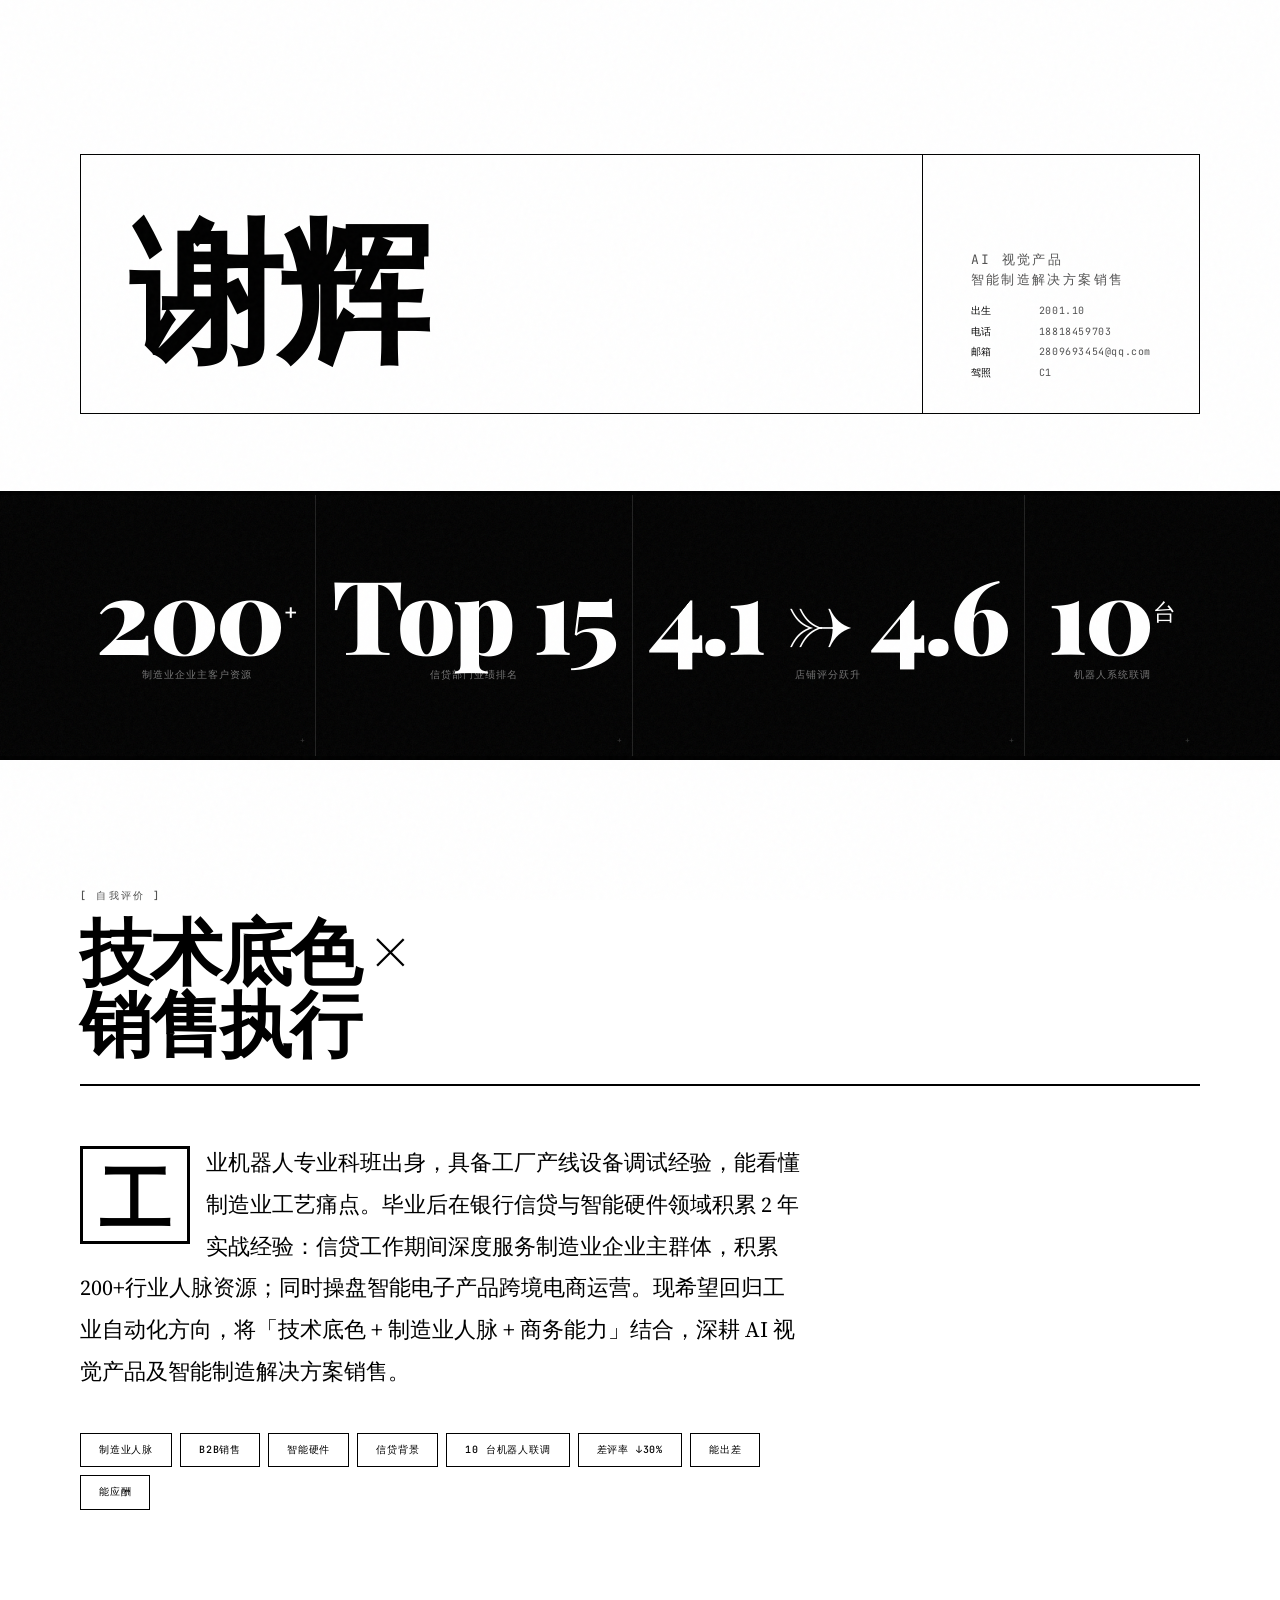
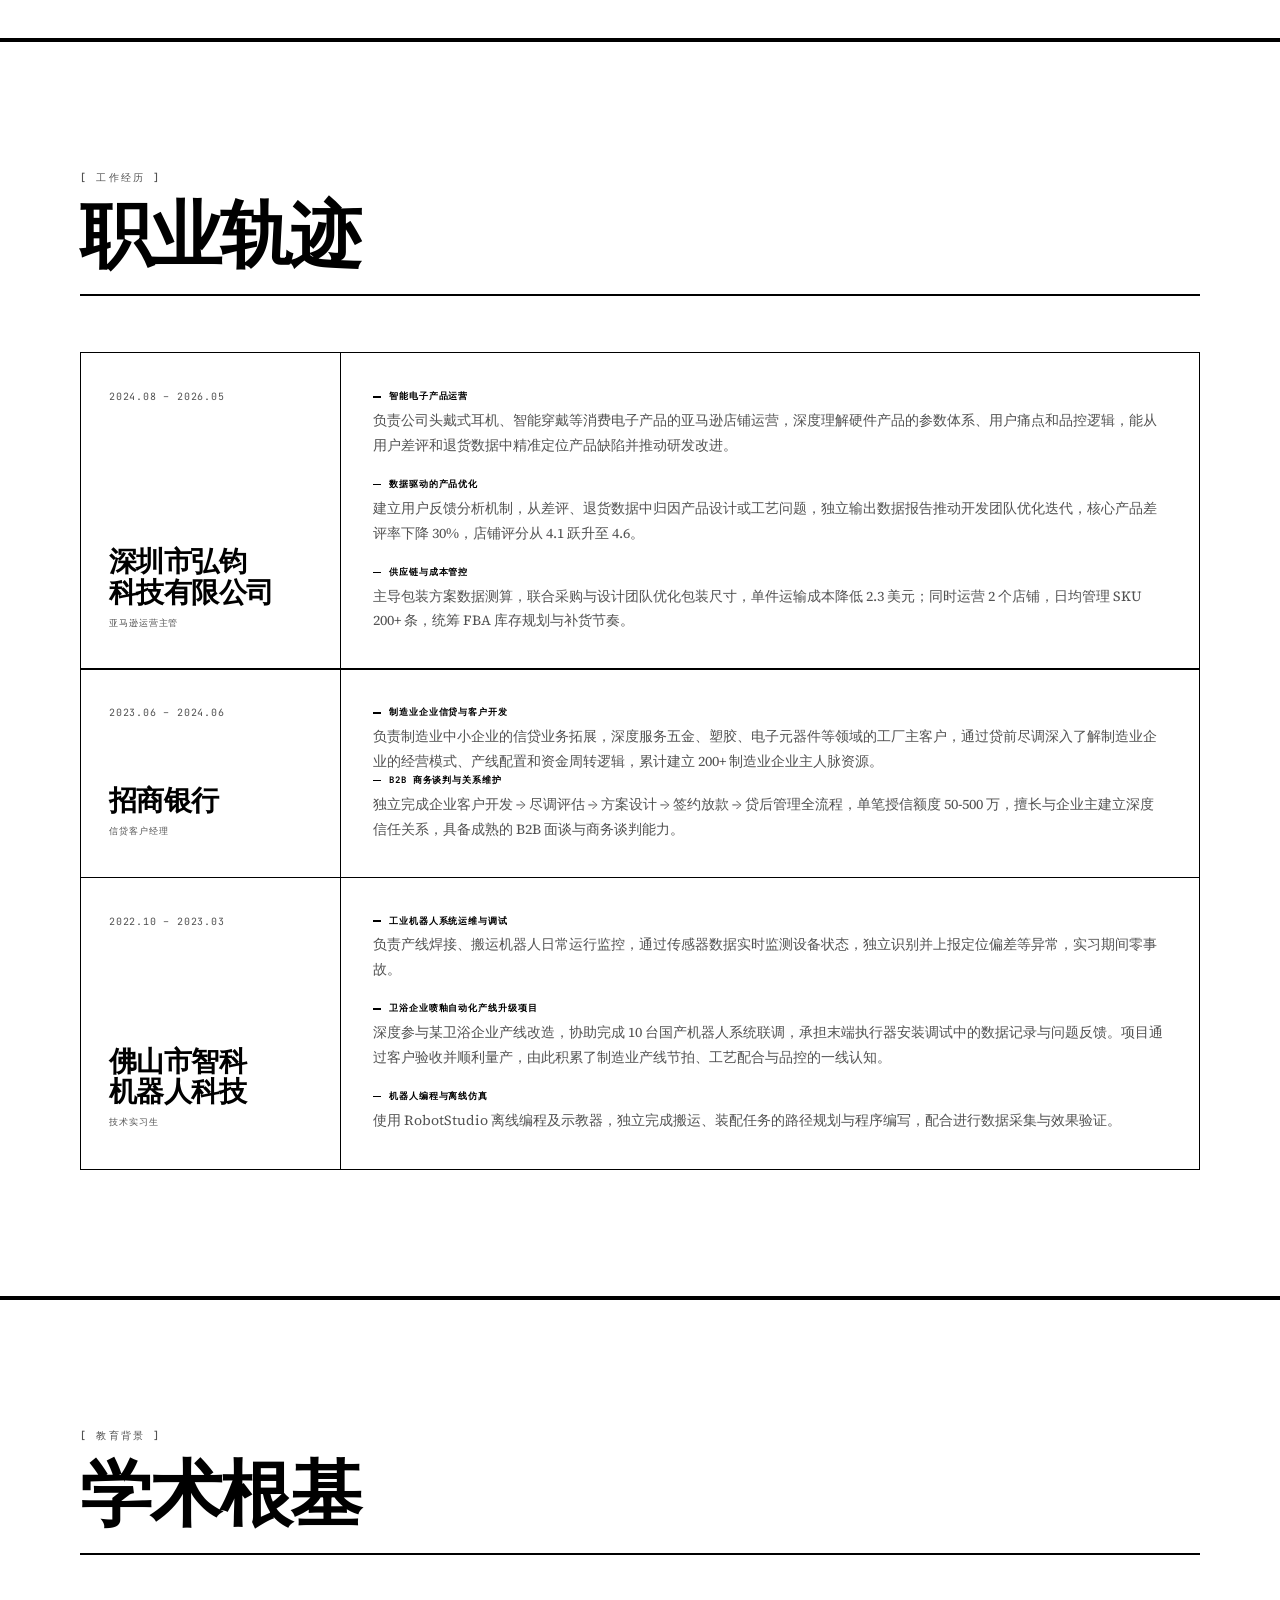
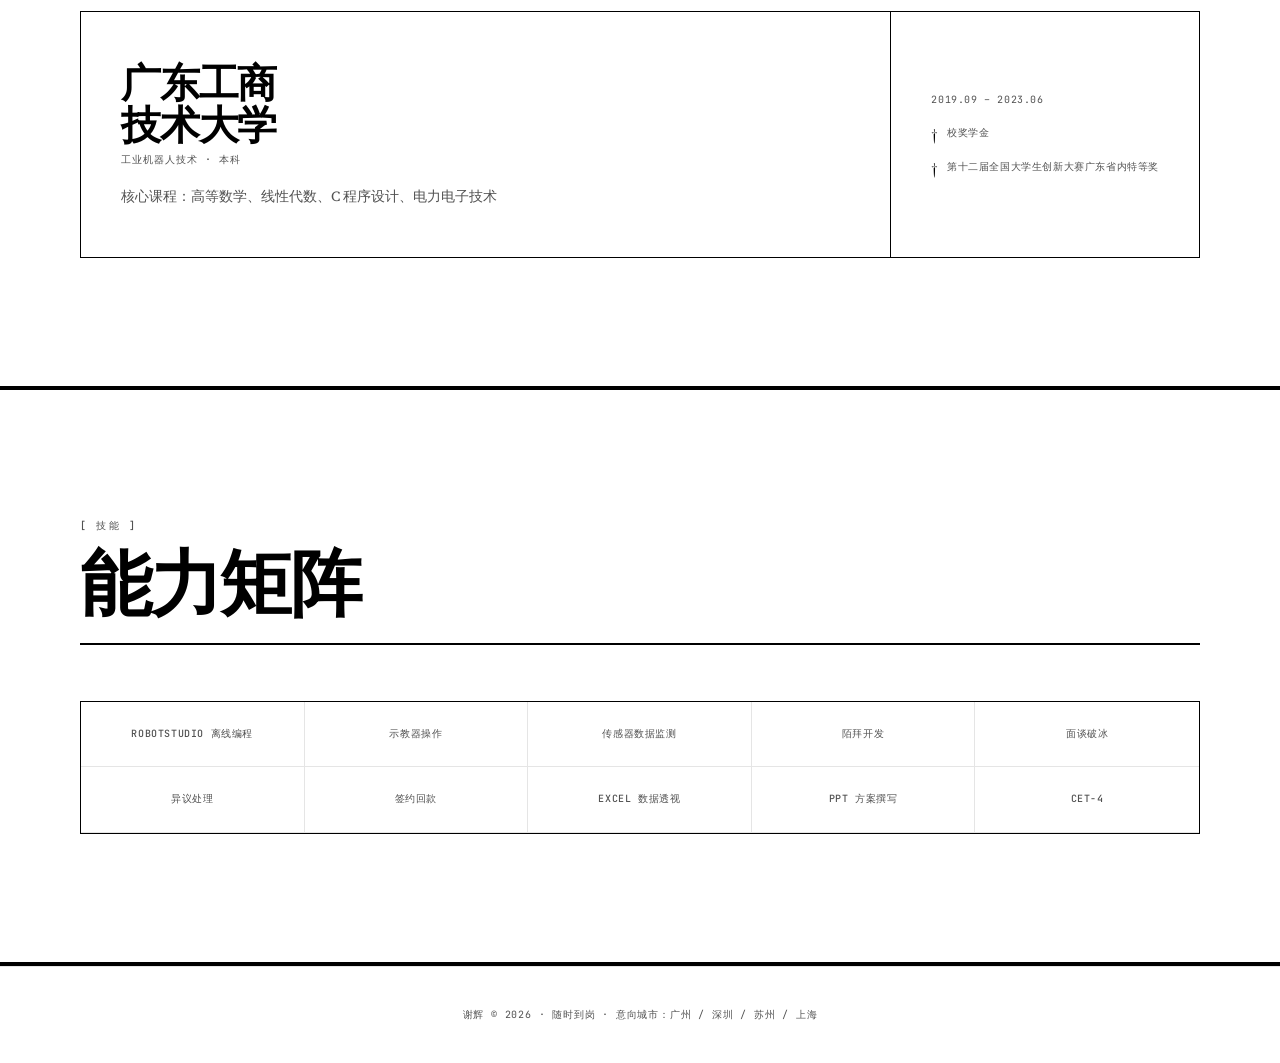
<file: index.html>
<!DOCTYPE html>
<html lang="zh-CN">
<head>
<meta charset="UTF-8">
<meta name="viewport" content="width=device-width, initial-scale=1.0">
<title>谢辉 — AI视觉产品 · 智能制造解决方案销售</title>
<meta name="description" content="谢辉 | 工业机器人专业，信贷+智能硬件+制造业人脉，专注AI视觉产品及智能制造解决方案销售">
<link rel="preconnect" href="https://fonts.googleapis.com">
<link rel="preconnect" href="https://fonts.gstatic.com" crossorigin>
<link href="https://fonts.googleapis.com/css2?family=JetBrains+Mono:ital,wght@0,400;0,500;0,700;1,400&family=Playfair+Display:ital,wght@0,400;0,700;0,900;1,400;1,700;1,900&family=Source+Serif+4:ital,opsz,wght@0,8..60,400;0,8..60,600;0,8..60,700;1,8..60,400;1,8..60,700&display=swap" rel="stylesheet">
<style>
:root {
  --bg:        #FFFFFF;
  --fg:        #000000;
  --muted:     #F5F5F5;
  --muted-fg:  #525252;
  --border-lt: #E5E5E5;

  --font-display: "Playfair Display", Georgia, serif;
  --font-body:    "Source Serif 4", Georgia, serif;
  --font-mono:    "JetBrains Mono", monospace;

  --max-w: 76rem;
}

*, *::before, *::after { margin: 0; padding: 0; box-sizing: border-box; }

html { scroll-behavior: auto; background: var(--bg); }

body {
  font-family: var(--font-body);
  font-size: 16px;
  color: var(--fg);
  background: var(--bg);
  line-height: 1.65;
  -webkit-font-smoothing: antialiased;
  position: relative;
}

body::after {
  content: '';
  position: fixed;
  inset: 0;
  z-index: 99999;
  pointer-events: none;
  background-image: url("data:image/svg+xml,%3Csvg viewBox='0 0 256 256' xmlns='http://www.w3.org/2000/svg'%3E%3Cfilter id='n'%3E%3CfeTurbulence type='fractalNoise' baseFrequency='0.75' numOctaves='4' stitchTiles='stitch'/%3E%3C/filter%3E%3Crect width='100%25' height='100%25' filter='url(%23n)'/%3E%3C/svg%3E");
  opacity: 0.025;
}

.section-rule {
  border: none;
  height: 4px;
  background: var(--fg);
  margin: 0;
}

.container {
  max-width: var(--max-w);
  margin: 0 auto;
  padding: 0 clamp(20px, 4vw, 48px);
}

/* ============================================================
   HERO
   ============================================================ */
.hero {
  padding: clamp(80px, 12vw, 160px) 0 clamp(40px, 6vw, 80px);
  position: relative;
}

.hero-grid {
  display: grid;
  grid-template-columns: 1fr;
  gap: 0;
  align-items: end;
  border: 1px solid var(--fg);
}

@media (min-width: 768px) {
  .hero-grid { grid-template-columns: 1fr auto; }
}

.hero-name-block {
  padding: clamp(32px, 6vw, 64px) clamp(24px, 4vw, 48px);
  border-bottom: 1px solid var(--fg);
}

@media (min-width: 768px) {
  .hero-name-block {
    border-bottom: none;
    border-right: 1px solid var(--fg);
  }
}

.hero-name {
  font-family: var(--font-display);
  font-size: clamp(64px, 12vw, 180px);
  font-weight: 900;
  line-height: 0.85;
  letter-spacing: -0.04em;
  color: var(--fg);
}

.hero-meta-block {
  padding: clamp(20px, 3vw, 32px) clamp(24px, 4vw, 48px);
  display: flex;
  flex-direction: column;
  gap: 12px;
}

.hero-subtitle {
  font-family: var(--font-mono);
  font-size: clamp(11px, 1.2vw, 13px);
  font-weight: 400;
  letter-spacing: 0.18em;
  text-transform: uppercase;
  color: var(--muted-fg);
  line-height: 1.6;
}

.hero-contact-list {
  list-style: none;
  display: flex;
  flex-direction: column;
  gap: 4px;
  font-family: var(--font-mono);
  font-size: 10px;
  color: var(--muted-fg);
  letter-spacing: 0.06em;
}

.hero-contact-list li {
  display: flex;
  gap: 8px;
}

.hero-contact-list .label {
  color: var(--fg);
  font-weight: 500;
  min-width: 60px;
}

/* ============================================================
   INVERTED STATS
   ============================================================ */
.stats-section {
  background: var(--fg);
  color: #fff;
  position: relative;
  -webkit-print-color-adjust: exact;
  print-color-adjust: exact;
}

.stats-section::before {
  content: '';
  position: absolute;
  inset: 0;
  pointer-events: none;
  background-image: url("data:image/svg+xml,%3Csvg viewBox='0 0 256 256' xmlns='http://www.w3.org/2000/svg'%3E%3Cfilter id='n'%3E%3CfeTurbulence type='fractalNoise' baseFrequency='0.75' numOctaves='3' stitchTiles='stitch'/%3E%3C/filter%3E%3Crect width='100%25' height='100%25' filter='url(%23n)'/%3E%3C/svg%3E");
  opacity: 0.04;
}

.stats-section .container { position: relative; z-index: 1; }

.stats-grid {
  display: grid;
  grid-template-columns: 1fr 1fr;
}

@media (min-width: 768px) {
  .stats-grid { grid-template-columns: 1fr 1fr 1fr 1fr; }
}

.stat-cell {
  text-align: center;
  padding: clamp(40px, 8vw, 72px) 16px;
  border-right: 1px solid rgba(255,255,255,0.12);
  border-bottom: 1px solid rgba(255,255,255,0.12);
  position: relative;
}

.stat-cell:nth-child(2n) { border-right: none; }
@media (min-width: 768px) {
  .stat-cell:nth-child(2n) { border-right: 1px solid rgba(255,255,255,0.12); }
  .stat-cell:nth-child(4n) { border-right: none; }
}

.stat-cell:nth-child(n+3) { border-bottom: none; }
@media (min-width: 768px) {
  .stat-cell { border-bottom: none; }
}

.stat-value {
  font-family: var(--font-display);
  font-size: clamp(48px, 8vw, 120px);
  font-weight: 900;
  line-height: 0.9;
  letter-spacing: -0.03em;
}

.stat-value .unit {
  font-family: var(--font-mono);
  font-size: 0.22em;
  font-weight: 400;
  letter-spacing: 0.05em;
  vertical-align: super;
  margin-left: 2px;
}

.stat-label {
  font-family: var(--font-mono);
  font-size: 10px;
  letter-spacing: 0.1em;
  text-transform: uppercase;
  color: rgba(255,255,255,0.45);
  margin-top: 8px;
}

.stat-cell::after {
  content: '+';
  position: absolute;
  bottom: 8px;
  right: 10px;
  font-family: var(--font-mono);
  font-size: 8px;
  color: rgba(255,255,255,0.2);
}

/* ============================================================
   SECTION TITLES
   ============================================================ */
.section-kicker {
  font-family: var(--font-mono);
  font-size: 10px;
  font-weight: 500;
  letter-spacing: 0.22em;
  text-transform: uppercase;
  color: var(--muted-fg);
  margin-bottom: 8px;
}

.section-headline {
  font-family: var(--font-display);
  font-size: clamp(36px, 6vw, 72px);
  font-weight: 900;
  line-height: 1;
  letter-spacing: -0.03em;
  margin-bottom: clamp(32px, 5vw, 56px);
  padding-bottom: clamp(16px, 3vw, 28px);
  border-bottom: 2px solid var(--fg);
}

/* ============================================================
   SELF-EVALUATION
   ============================================================ */
.about-section {
  padding: clamp(60px, 10vw, 140px) 0;
  position: relative;
}

.about-text {
  font-family: var(--font-body);
  font-size: clamp(18px, 2.5vw, 22px);
  line-height: 1.9;
  max-width: 720px;
}

.boxed-dropcap::first-letter {
  float: left;
  font-family: var(--font-display);
  font-size: 72px;
  font-weight: 900;
  line-height: 1;
  padding: 10px 16px;
  margin-right: 16px;
  margin-top: 4px;
  margin-bottom: 0;
  border: 3px solid var(--fg);
  color: var(--fg);
  background: var(--bg);
}

.tag-grid {
  display: flex;
  flex-wrap: wrap;
  gap: 8px;
  margin-top: 40px;
  max-width: 720px;
}

.tag {
  font-family: var(--font-mono);
  font-size: 10px;
  font-weight: 500;
  letter-spacing: 0.08em;
  text-transform: uppercase;
  padding: 8px 18px;
  border: 1.5px solid var(--fg);
  color: var(--fg);
  background: var(--bg);
  border-radius: 0;
  transition: background 100ms, color 100ms;
  cursor: default;
}

.tag:hover {
  background: var(--fg);
  color: var(--bg);
}

/* ============================================================
   WORK EXPERIENCE
   ============================================================ */
.exp-section {
  padding: clamp(60px, 10vw, 140px) 0;
}

.exp-grid { display: flex; flex-direction: column; }

.exp-card {
  display: grid;
  grid-template-columns: 1fr;
  border: 1.5px solid var(--fg);
  margin-bottom: -1.5px;
  transition: background 100ms, color 100ms;
  cursor: default;
}

@media (min-width: 768px) {
  .exp-card { grid-template-columns: 200px 1fr; }
}

@media (min-width: 1024px) {
  .exp-card { grid-template-columns: 260px 1fr; }
}

.exp-card:hover {
  background: var(--fg);
  color: var(--bg);
}

.exp-sidebar {
  padding: clamp(24px, 4vw, 36px) clamp(20px, 3vw, 28px);
  border-bottom: 1.5px solid var(--fg);
  display: flex;
  flex-direction: column;
  justify-content: space-between;
  gap: 12px;
  transition: background 100ms, color 100ms, border-color 100ms;
}

@media (min-width: 768px) {
  .exp-sidebar {
    border-bottom: none;
    border-right: 1.5px solid var(--fg);
  }
}

.exp-card:hover .exp-sidebar {
  background: var(--fg);
  color: var(--bg);
  border-right-color: var(--bg);
}

.exp-date {
  font-family: var(--font-mono);
  font-size: 10px;
  letter-spacing: 0.08em;
  color: var(--muted-fg);
  transition: color 100ms;
}

.exp-card:hover .exp-date { color: var(--bg); }

.exp-company-name {
  font-family: var(--font-display);
  font-size: clamp(20px, 2.5vw, 28px);
  font-weight: 700;
  line-height: 1.1;
  letter-spacing: -0.02em;
  transition: color 100ms;
}

.exp-card:hover .exp-company-name { color: var(--bg); }

.exp-role-tag {
  font-family: var(--font-mono);
  font-size: 9px;
  font-weight: 500;
  letter-spacing: 0.1em;
  text-transform: uppercase;
  color: var(--muted-fg);
  transition: color 100ms;
}

.exp-card:hover .exp-role-tag { color: var(--bg); }

.exp-body {
  padding: clamp(24px, 4vw, 36px) clamp(20px, 3vw, 32px);
  display: flex;
  flex-direction: column;
  gap: 20px;
}

.exp-block-label {
  font-family: var(--font-mono);
  font-size: 9px;
  font-weight: 700;
  letter-spacing: 0.1em;
  text-transform: uppercase;
  color: var(--fg);
  margin-bottom: 4px;
  display: flex;
  align-items: center;
  gap: 8px;
  transition: color 100ms;
}

.exp-block-label::before {
  content: '';
  display: inline-block;
  width: 8px;
  height: 1.5px;
  background: var(--fg);
  transition: background 100ms;
}

.exp-card:hover .exp-block-label,
.exp-card:hover .exp-block-label::before {
  color: var(--bg);
  background: var(--bg);
}

.exp-block-text {
  font-family: var(--font-body);
  font-size: 14px;
  line-height: 1.75;
  color: var(--muted-fg);
  transition: color 100ms;
}

.exp-card:hover .exp-block-text { color: var(--bg); }

/* ============================================================
   EDUCATION
   ============================================================ */
.edu-section {
  padding: clamp(60px, 10vw, 140px) 0;
  position: relative;
}

.edu-card {
  border: 1.5px solid var(--fg);
  display: grid;
  grid-template-columns: 1fr;
}

@media (min-width: 768px) {
  .edu-card { grid-template-columns: 1fr auto; }
}

.edu-body {
  padding: clamp(28px, 5vw, 48px) clamp(24px, 4vw, 40px);
}

.edu-school {
  font-family: var(--font-display);
  font-size: clamp(24px, 4vw, 40px);
  font-weight: 900;
  line-height: 1.05;
  letter-spacing: -0.03em;
}

.edu-major-tag {
  font-family: var(--font-mono);
  font-size: 10px;
  font-weight: 500;
  letter-spacing: 0.1em;
  text-transform: uppercase;
  color: var(--muted-fg);
  margin-top: 8px;
}

.edu-details {
  font-family: var(--font-body);
  font-size: 14px;
  color: var(--muted-fg);
  margin-top: 16px;
  line-height: 1.8;
}

.edu-sidebar {
  padding: clamp(28px, 5vw, 48px) clamp(24px, 4vw, 40px);
  border-top: 1.5px solid var(--fg);
  display: flex;
  flex-direction: column;
  justify-content: center;
  gap: 16px;
  font-family: var(--font-mono);
  font-size: 10px;
  letter-spacing: 0.06em;
  color: var(--muted-fg);
}

@media (min-width: 768px) {
  .edu-sidebar {
    border-top: none;
    border-left: 1.5px solid var(--fg);
  }
}

.edu-sidebar .honor {
  display: flex;
  align-items: flex-start;
  gap: 8px;
}

.edu-sidebar .honor::before {
  content: '\2020';
  font-family: var(--font-display);
  font-size: 18px;
  font-weight: 700;
  color: var(--fg);
  line-height: 1;
}

/* ============================================================
   SKILLS
   ============================================================ */
.skills-section {
  padding: clamp(60px, 10vw, 140px) 0;
}

.skills-matrix {
  display: grid;
  grid-template-columns: 1fr 1fr;
  border: 1.5px solid var(--fg);
}

@media (min-width: 640px) {
  .skills-matrix { grid-template-columns: 1fr 1fr 1fr; }
}

@media (min-width: 1024px) {
  .skills-matrix { grid-template-columns: 1fr 1fr 1fr 1fr 1fr; }
}

.skill-item {
  font-family: var(--font-mono);
  font-size: 10px;
  font-weight: 500;
  letter-spacing: 0.06em;
  text-transform: uppercase;
  text-align: center;
  padding: clamp(16px, 3vw, 24px) 8px;
  border-right: 1px solid var(--border-lt);
  border-bottom: 1px solid var(--border-lt);
  transition: background 100ms, color 100ms;
  cursor: default;
  color: var(--muted-fg);
}

.skill-item:nth-child(2n) { border-right: none; }
@media (min-width: 640px) {
  .skill-item:nth-child(2n) { border-right: 1px solid var(--border-lt); }
  .skill-item:nth-child(3n) { border-right: none; }
}
@media (min-width: 1024px) {
  .skill-item:nth-child(3n) { border-right: 1px solid var(--border-lt); }
  .skill-item:nth-child(5n) { border-right: none; }
}

.skill-item:hover {
  background: var(--fg);
  color: var(--bg);
}

/* ============================================================
   FOOTER
   ============================================================ */
.site-footer {
  padding: clamp(24px, 4vw, 40px) 0;
  text-align: center;
  font-family: var(--font-mono);
  font-size: 10px;
  color: var(--muted-fg);
  letter-spacing: 0.08em;
  border-top: 1px solid var(--border-lt);
}

/* ============================================================
   RESPONSIVE
   ============================================================ */
@media (max-width: 767px) {
  .hero-name { font-size: clamp(48px, 16vw, 80px); }
  .stat-value { font-size: clamp(36px, 10vw, 56px); }
  .section-headline { font-size: clamp(28px, 8vw, 48px); }
  .boxed-dropcap::first-letter { font-size: 52px; padding: 6px 12px; }
}

/* ============================================================
   FOCUS STATES
   ============================================================ */
a:focus-visible,
button:focus-visible {
  outline: 3px solid var(--fg);
  outline-offset: 3px;
}

/* ============================================================
   PRINT
   ============================================================ */
@media print {
  @page { margin: 14mm 12mm; size: A4; }

  body { font-size: 10px; line-height: 1.5; }
  body::after { display: none; }
  .stats-section::before { display: none; }
  .stats-section { background: #000; color: #fff; -webkit-print-color-adjust: exact; print-color-adjust: exact; }

  .hero { padding: 16px 0; }
  .hero-name { font-size: 42px; }
  .hero-grid { border: 1px solid #000; }
  .hero-subtitle { font-size: 9px; }

  section { padding: 16px 0; }
  .section-rule { height: 2px; }
  .section-headline { font-size: 24px; margin-bottom: 16px; padding-bottom: 8px; }

  .stat-value { font-size: 32px !important; }
  .stat-cell { padding: 16px 8px; }
  .stat-label { font-size: 7px; }

  .about-text { font-size: 12px; max-width: 100%; }
  .boxed-dropcap::first-letter { font-size: 36px; padding: 5px 8px; }

  .exp-card { grid-template-columns: 160px 1fr; }
  .exp-sidebar { padding: 14px; }
  .exp-body { padding: 14px; gap: 10px; }
  .exp-company-name { font-size: 16px; }
  .exp-block-text { font-size: 10px; }
  .exp-block-label { font-size: 7px; }
  .exp-date { font-size: 8px; }

  .edu-card { grid-template-columns: 1fr auto; }
  .edu-body { padding: 14px; }
  .edu-school { font-size: 20px; }
  .edu-details { font-size: 10px; }
  .edu-sidebar { padding: 14px; font-size: 8px; }

  .skills-matrix { grid-template-columns: repeat(5, 1fr); }
  .skill-item { font-size: 7px; padding: 8px 4px; }

  .site-footer { padding: 10px 0; font-size: 7px; }

  .exp-card, .edu-card, .hero-grid, .stat-cell { page-break-inside: avoid; }
  .section-rule { page-break-after: avoid; }

  .exp-card:hover, .exp-card:hover * { background: #fff; color: #000; }
  .tag:hover { background: #fff; color: #000; }
  .skill-item:hover { background: #fff; color: #525252; }
  .exp-card:hover .exp-block-label::before { background: #000; }
}
</style>
</head>
<body>

<header class="hero">
  <div class="container">
    <div class="hero-grid">
      <div class="hero-name-block">
        <h1 class="hero-name">谢辉</h1>
      </div>
      <div class="hero-meta-block">
        <p class="hero-subtitle">AI 视觉产品<br>智能制造解决方案销售</p>
        <ul class="hero-contact-list">
          <li><span class="label">出生</span> 2001.10</li>
          <li><span class="label">电话</span> 18818459703</li>
          <li><span class="label">邮箱</span> 2809693454@qq.com</li>
          <li><span class="label">驾照</span> C1</li>
        </ul>
      </div>
    </div>
  </div>
</header>

<hr class="section-rule">

<section class="stats-section">
  <div class="container">
    <div class="stats-grid">
      <div class="stat-cell">
        <div class="stat-value">200<span class="unit">+</span></div>
        <div class="stat-label">制造业企业主客户资源</div>
      </div>
      <div class="stat-cell">
        <div class="stat-value">Top&nbsp;15</div>
        <div class="stat-label">信贷部门业绩排名</div>
      </div>
      <div class="stat-cell">
        <div class="stat-value">4.1&nbsp;&rarr;&nbsp;4.6</div>
        <div class="stat-label">店铺评分跃升</div>
      </div>
      <div class="stat-cell">
        <div class="stat-value">10<span class="unit">台</span></div>
        <div class="stat-label">机器人系统联调</div>
      </div>
    </div>
  </div>
</section>

<hr class="section-rule">

<section class="about-section">
  <div class="container">
    <div class="section-kicker">[ 自我评价 ]</div>
    <h2 class="section-headline">技术底色 &times;<br>销售执行</h2>
    <p class="about-text boxed-dropcap">
      工业机器人专业科班出身，具备工厂产线设备调试经验，能看懂制造业工艺痛点。毕业后在银行信贷与智能硬件领域积累 2 年实战经验：信贷工作期间深度服务制造业企业主群体，积累200+行业人脉资源；同时操盘智能电子产品跨境电商运营。现希望回归工业自动化方向，将「技术底色 + 制造业人脉 + 商务能力」结合，深耕 AI 视觉产品及智能制造解决方案销售。
    </p>
    <div class="tag-grid">
      <span class="tag">制造业人脉</span>
      <span class="tag">B2B销售</span>
      <span class="tag">智能硬件</span>
      <span class="tag">信贷背景</span>
      <span class="tag">10 台机器人联调</span>
      <span class="tag">差评率 &darr;30%</span>
      <span class="tag">能出差</span>
      <span class="tag">能应酬</span>
    </div>
  </div>
</section>

<hr class="section-rule">

<section class="exp-section">
  <div class="container">
    <div class="section-kicker">[ 工作经历 ]</div>
    <h2 class="section-headline">职业轨迹</h2>
    <div class="exp-grid">

      <article class="exp-card">
        <div class="exp-sidebar">
          <span class="exp-date">2024.08 &ndash; 2026.05</span>
          <div>
            <h3 class="exp-company-name">深圳市弘钧<br>科技有限公司</h3>
            <span class="exp-role-tag">亚马逊运营主管</span>
          </div>
        </div>
        <div class="exp-body">
          <div class="exp-block">
            <div class="exp-block-label">智能电子产品运营</div>
            <p class="exp-block-text">负责公司头戴式耳机、智能穿戴等消费电子产品的亚马逊店铺运营，深度理解硬件产品的参数体系、用户痛点和品控逻辑，能从用户差评和退货数据中精准定位产品缺陷并推动研发改进。</p>
          </div>
          <div class="exp-block">
            <div class="exp-block-label">数据驱动的产品优化</div>
            <p class="exp-block-text">建立用户反馈分析机制，从差评、退货数据中归因产品设计或工艺问题，独立输出数据报告推动开发团队优化迭代，核心产品差评率下降 30%，店铺评分从 4.1 跃升至 4.6。</p>
          </div>
          <div class="exp-block">
            <div class="exp-block-label">供应链与成本管控</div>
            <p class="exp-block-text">主导包装方案数据测算，联合采购与设计团队优化包装尺寸，单件运输成本降低 2.3 美元；同时运营 2 个店铺，日均管理 SKU 200+ 条，统筹 FBA 库存规划与补货节奏。</p>
          </div>
        </div>
      </article>

      <article class="exp-card">
        <div class="exp-sidebar">
          <span class="exp-date">2023.06 &ndash; 2024.06</span>
          <div>
            <h3 class="exp-company-name">招商银行</h3>
            <span class="exp-role-tag">信贷客户经理</span>
          </div>
        </div>
        <div class="exp-body">
          <div class="exp-block">
            <div class="exp-block-label">制造业企业信贷与客户开发</div>
            <p class="exp-block-text">负责制造业中小企业的信贷业务拓展，深度服务五金、塑胶、电子元器件等领域的工厂主客户，通过贷前尽调深入了解制造业企业的经营模式、产线配置和资金周转逻辑，累计建立 200+ 制造业企业主人脉资源。</p>
          <div class="exp-block">
            <div class="exp-block-label">B2B 商务谈判与关系维护</div>
            <p class="exp-block-text">独立完成企业客户开发 &rarr; 尽调评估 &rarr; 方案设计 &rarr; 签约放款 &rarr; 贷后管理全流程，单笔授信额度 50-500 万，擅长与企业主建立深度信任关系，具备成熟的 B2B 面谈与商务谈判能力。</p>
          </div>
        </div>
      </article>

      <article class="exp-card">
        <div class="exp-sidebar">
          <span class="exp-date">2022.10 &ndash; 2023.03</span>
          <div>
            <h3 class="exp-company-name">佛山市智科<br>机器人科技</h3>
            <span class="exp-role-tag">技术实习生</span>
          </div>
        </div>
        <div class="exp-body">
          <div class="exp-block">
            <div class="exp-block-label">工业机器人系统运维与调试</div>
            <p class="exp-block-text">负责产线焊接、搬运机器人日常运行监控，通过传感器数据实时监测设备状态，独立识别并上报定位偏差等异常，实习期间零事故。</p>
          </div>
          <div class="exp-block">
            <div class="exp-block-label">卫浴企业喷釉自动化产线升级项目</div>
            <p class="exp-block-text">深度参与某卫浴企业产线改造，协助完成 10 台国产机器人系统联调，承担末端执行器安装调试中的数据记录与问题反馈。项目通过客户验收并顺利量产，由此积累了制造业产线节拍、工艺配合与品控的一线认知。</p>
          </div>
          <div class="exp-block">
            <div class="exp-block-label">机器人编程与离线仿真</div>
            <p class="exp-block-text">使用 RobotStudio 离线编程及示教器，独立完成搬运、装配任务的路径规划与程序编写，配合进行数据采集与效果验证。</p>
          </div>
        </div>
      </article>

    </div>
  </div>
</section>

<hr class="section-rule">

<section class="edu-section">
  <div class="container">
    <div class="section-kicker">[ 教育背景 ]</div>
    <h2 class="section-headline">学术根基</h2>
    <div class="edu-card">
      <div class="edu-body">
        <h3 class="edu-school">广东工商<br>技术大学</h3>
        <p class="edu-major-tag">工业机器人技术 &middot; 本科</p>
        <p class="edu-details">
          核心课程：高等数学、线性代数、C 程序设计、电力电子技术
        </p>
      </div>
      <div class="edu-sidebar">
        <span>2019.09 &ndash; 2023.06</span>
        <div class="honor">校奖学金</div>
        <div class="honor">第十二届全国大学生创新大赛广东省内特等奖</div>
      </div>
    </div>
  </div>
</section>

<hr class="section-rule">

<section class="skills-section">
  <div class="container">
    <div class="section-kicker">[ 技能 ]</div>
    <h2 class="section-headline">能力矩阵</h2>
    <div class="skills-matrix">
      <span class="skill-item">RobotStudio 离线编程</span>
      <span class="skill-item">示教器操作</span>
      <span class="skill-item">传感器数据监测</span>
      <span class="skill-item">陌拜开发</span>
      <span class="skill-item">面谈破冰</span>
      <span class="skill-item">异议处理</span>
      <span class="skill-item">签约回款</span>
      <span class="skill-item">Excel 数据透视</span>
      <span class="skill-item">PPT 方案撰写</span>
      <span class="skill-item">CET-4</span>
    </div>
  </div>
</section>

<hr class="section-rule">

<footer class="site-footer">
  <div class="container">
    谢辉 &copy; 2026 &middot; 随时到岗 &middot; 意向城市：广州 / 深圳 / 苏州 / 上海
  </div>
</footer>

</body>
</html>
</file>
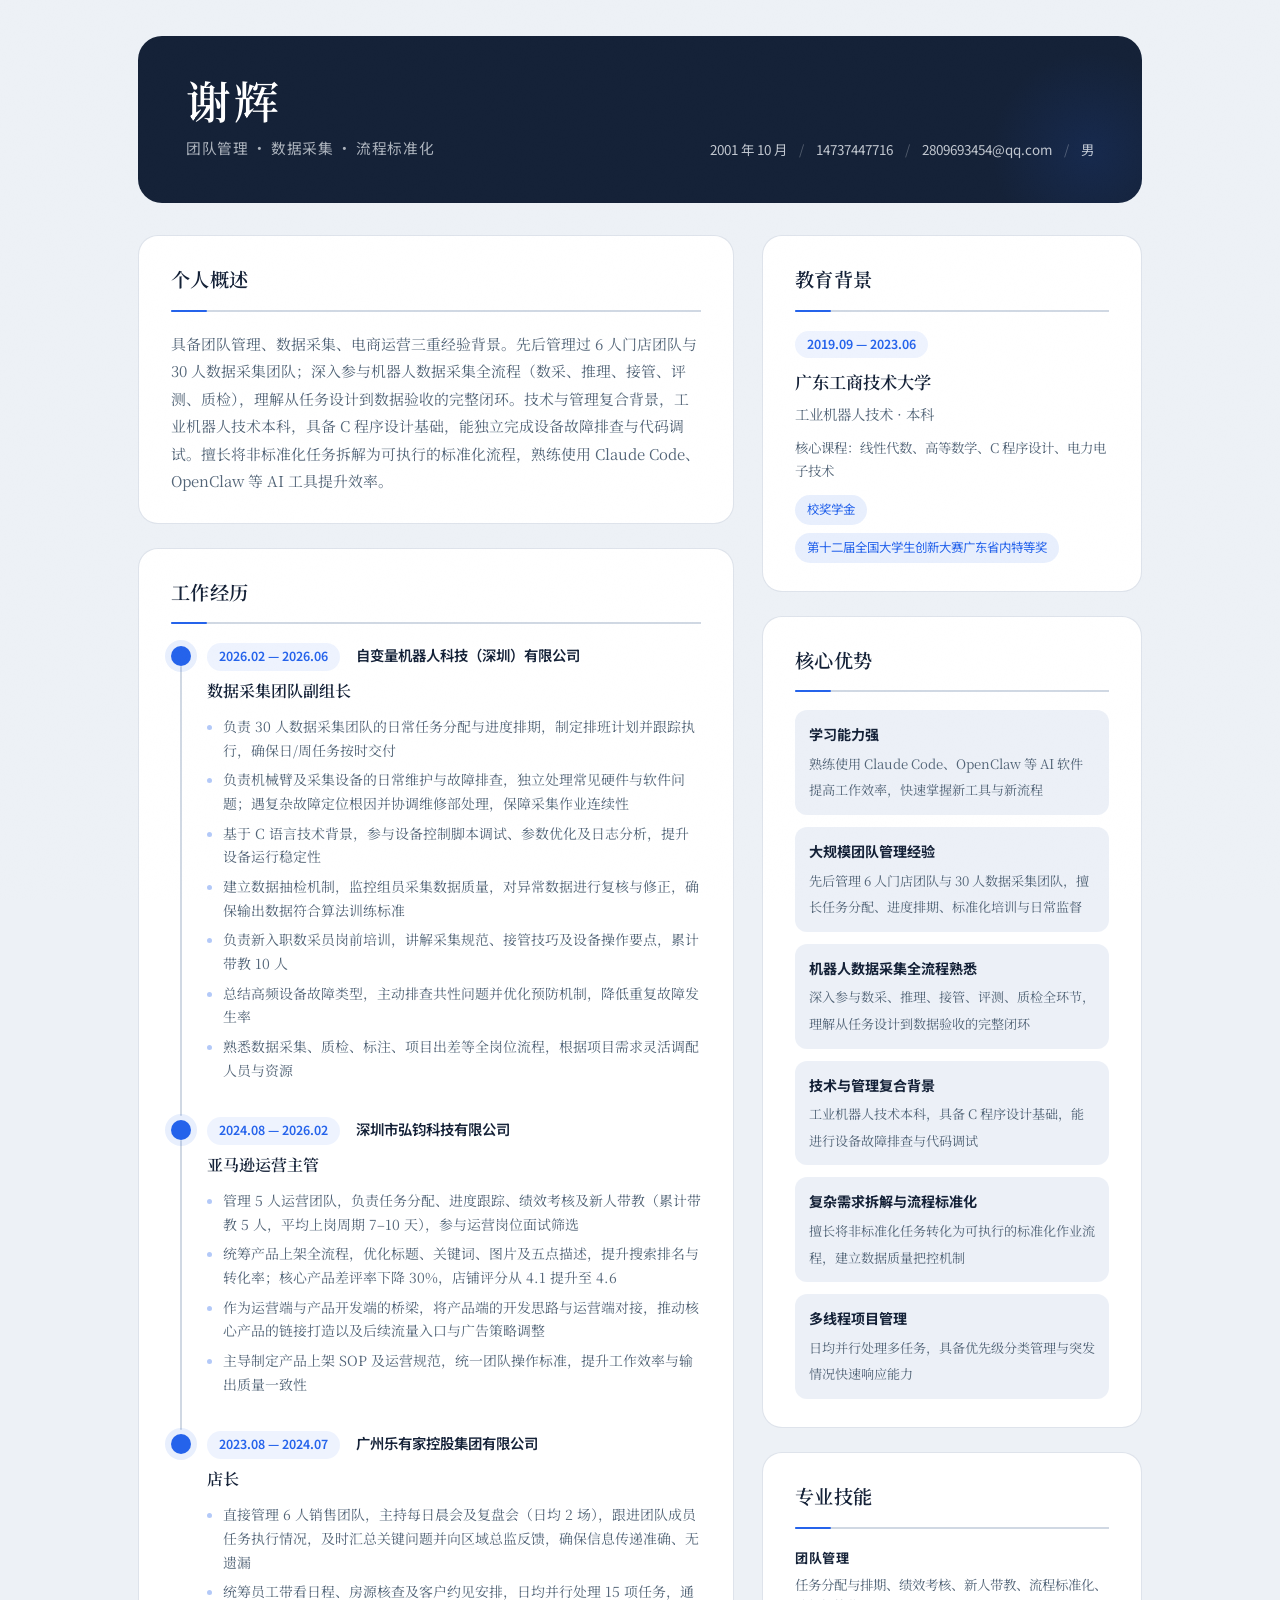
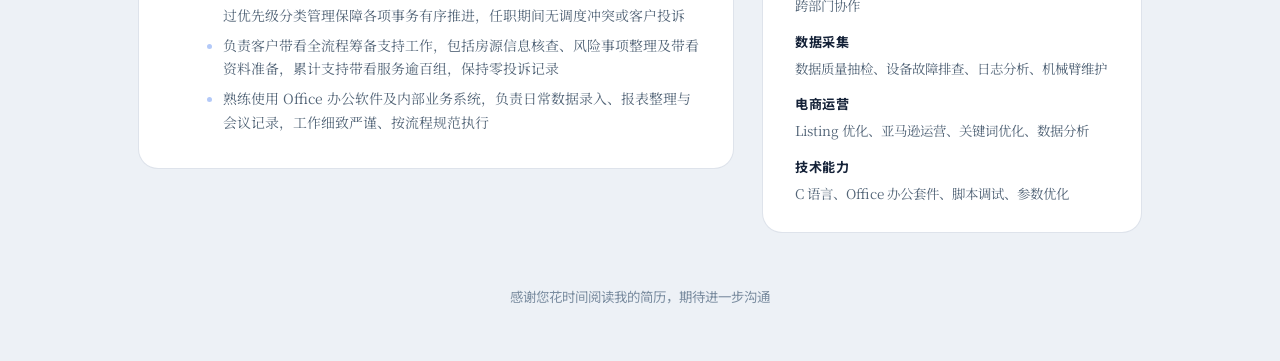
<file: resume/index.html>
<!DOCTYPE html>
<html lang="zh-CN">
<head>
    <meta charset="UTF-8">
    <meta name="viewport" content="width=device-width, initial-scale=1.0">
    <title>谢辉 — 个人简历</title>
    <link rel="stylesheet" href="style.css">
    <link rel="preconnect" href="https://fonts.googleapis.com">
    <link rel="preconnect" href="https://fonts.gstatic.com" crossorigin>
    <link href="https://fonts.googleapis.com/css2?family=Fraunces:ital,opsz,wght@1,9..144,400;1,9..144,500;1,9..144,600;1,9..144,700&family=Noto+Serif+SC:wght@400;500;600;700&family=Noto+Sans+SC:wght@400;500;600&display=swap" rel="stylesheet">
</head>
<body>

    <!-- Grain texture overlay -->
    <svg class="grain-overlay" aria-hidden="true">
        <filter id="grain">
            <feTurbulence type="fractalNoise" baseFrequency="0.75" numOctaves="4" stitchTiles="stitch"/>
            <feColorMatrix type="saturate" values="0"/>
            <feComponentTransfer>
                <feFuncA type="linear" slope="0.015"/>
            </feComponentTransfer>
        </filter>
        <rect width="100%" height="100%" filter="url(#grain)"/>
    </svg>

    <div class="container">
        <!-- Masthead -->
        <header class="masthead">
            <div class="masthead-inner">
                <div class="masthead-text">
                    <h1 class="name">谢辉</h1>
                    <p class="role-line">团队管理 &middot; 数据采集 &middot; 流程标准化</p>
                </div>
                <address class="contact-strip">
                    <span>2001 年 10 月</span>
                    <span class="contact-sep">/</span>
                    <span>14737447716</span>
                    <span class="contact-sep">/</span>
                    <span>2809693454@qq.com</span>
                    <span class="contact-sep">/</span>
                    <span>男</span>
                </address>
            </div>
        </header>

        <!-- Two-column body -->
        <div class="layout">
            <!-- Left: main narrative -->
            <div class="primary">

                <!-- Summary -->
                <section class="card">
                    <h2 class="card-heading">个人概述</h2>
                    <p class="summary">具备团队管理、数据采集、电商运营三重经验背景。先后管理过 6 人门店团队与 30 人数据采集团队；深入参与机器人数据采集全流程（数采、推理、接管、评测、质检），理解从任务设计到数据验收的完整闭环。技术与管理复合背景，工业机器人技术本科，具备 C 程序设计基础，能独立完成设备故障排查与代码调试。擅长将非标准化任务拆解为可执行的标准化流程，熟练使用 Claude Code、OpenClaw 等 AI 工具提升效率。</p>
                </section>

                <!-- Experience -->
                <section class="card">
                    <h2 class="card-heading">工作经历</h2>

                    <div class="timeline">
                        <!-- Job 1 -->
                        <article class="exp-entry">
                            <div class="exp-marker" aria-hidden="true">
                                <span class="ring"></span>
                            </div>
                            <div class="exp-body">
                                <header class="exp-header">
                                    <span class="exp-period">2026.02 — 2026.06</span>
                                    <h3 class="exp-org">自变量机器人科技（深圳）有限公司</h3>
                                </header>
                                <p class="exp-role">数据采集团队副组长</p>
                                <ul class="exp-list">
                                    <li>负责 30 人数据采集团队的日常任务分配与进度排期，制定排班计划并跟踪执行，确保日/周任务按时交付</li>
                                    <li>负责机械臂及采集设备的日常维护与故障排查，独立处理常见硬件与软件问题；遇复杂故障定位根因并协调维修部处理，保障采集作业连续性</li>
                                    <li>基于 C 语言技术背景，参与设备控制脚本调试、参数优化及日志分析，提升设备运行稳定性</li>
                                    <li>建立数据抽检机制，监控组员采集数据质量，对异常数据进行复核与修正，确保输出数据符合算法训练标准</li>
                                    <li>负责新入职数采员岗前培训，讲解采集规范、接管技巧及设备操作要点，累计带教 10 人</li>
                                    <li>总结高频设备故障类型，主动排查共性问题并优化预防机制，降低重复故障发生率</li>
                                    <li>熟悉数据采集、质检、标注、项目出差等全岗位流程，根据项目需求灵活调配人员与资源</li>
                                </ul>
                            </div>
                        </article>

                        <!-- Job 2 -->
                        <article class="exp-entry">
                            <div class="exp-marker" aria-hidden="true">
                                <span class="ring"></span>
                            </div>
                            <div class="exp-body">
                                <header class="exp-header">
                                    <span class="exp-period">2024.08 — 2026.02</span>
                                    <h3 class="exp-org">深圳市弘钧科技有限公司</h3>
                                </header>
                                <p class="exp-role">亚马逊运营主管</p>
                                <ul class="exp-list">
                                    <li>管理 5 人运营团队，负责任务分配、进度跟踪、绩效考核及新人带教（累计带教 5 人，平均上岗周期 7–10 天），参与运营岗位面试筛选</li>
                                    <li>统筹产品上架全流程，优化标题、关键词、图片及五点描述，提升搜索排名与转化率；核心产品差评率下降 30%，店铺评分从 4.1 提升至 4.6</li>
                                    <li>作为运营端与产品开发端的桥梁，将产品端的开发思路与运营端对接，推动核心产品的链接打造以及后续流量入口与广告策略调整</li>
                                    <li>主导制定产品上架 SOP 及运营规范，统一团队操作标准，提升工作效率与输出质量一致性</li>
                                </ul>
                            </div>
                        </article>

                        <!-- Job 3 -->
                        <article class="exp-entry">
                            <div class="exp-marker" aria-hidden="true">
                                <span class="ring"></span>
                            </div>
                            <div class="exp-body">
                                <header class="exp-header">
                                    <span class="exp-period">2023.08 — 2024.07</span>
                                    <h3 class="exp-org">广州乐有家控股集团有限公司</h3>
                                </header>
                                <p class="exp-role">店长</p>
                                <ul class="exp-list">
                                    <li>直接管理 6 人销售团队，主持每日晨会及复盘会（日均 2 场），跟进团队成员任务执行情况，及时汇总关键问题并向区域总监反馈，确保信息传递准确、无遗漏</li>
                                    <li>统筹员工带看日程、房源核查及客户约见安排，日均并行处理 15 项任务，通过优先级分类管理保障各项事务有序推进，任职期间无调度冲突或客户投诉</li>
                                    <li>负责客户带看全流程筹备支持工作，包括房源信息核查、风险事项整理及带看资料准备，累计支持带看服务逾百组，保持零投诉记录</li>
                                    <li>熟练使用 Office 办公软件及内部业务系统，负责日常数据录入、报表整理与会议记录，工作细致严谨、按流程规范执行</li>
                                </ul>
                            </div>
                        </article>
                    </div>
                </section>
            </div>

            <!-- Right: sidebar -->
            <aside class="secondary">

                <!-- Education -->
                <section class="card">
                    <h2 class="card-heading">教育背景</h2>
                    <div class="edu-block">
                        <span class="edu-period-tag">2019.09 — 2023.06</span>
                        <p class="edu-school">广东工商技术大学</p>
                        <p class="edu-major">工业机器人技术 · 本科</p>
                        <ul class="edu-courses">
                            <li>核心课程：线性代数、高等数学、C 程序设计、电力电子技术</li>
                        </ul>
                        <div class="award-chips">
                            <span>校奖学金</span>
                            <span>第十二届全国大学生创新大赛广东省内特等奖</span>
                        </div>
                    </div>
                </section>

                <!-- Core Strengths -->
                <section class="card">
                    <h2 class="card-heading">核心优势</h2>
                    <ul class="strength-list">
                        <li>
                            <strong>学习能力强</strong>
                            <span>熟练使用 Claude Code、OpenClaw 等 AI 软件提高工作效率，快速掌握新工具与新流程</span>
                        </li>
                        <li>
                            <strong>大规模团队管理经验</strong>
                            <span>先后管理 6 人门店团队与 30 人数据采集团队，擅长任务分配、进度排期、标准化培训与日常监督</span>
                        </li>
                        <li>
                            <strong>机器人数据采集全流程熟悉</strong>
                            <span>深入参与数采、推理、接管、评测、质检全环节，理解从任务设计到数据验收的完整闭环</span>
                        </li>
                        <li>
                            <strong>技术与管理复合背景</strong>
                            <span>工业机器人技术本科，具备 C 程序设计基础，能进行设备故障排查与代码调试</span>
                        </li>
                        <li>
                            <strong>复杂需求拆解与流程标准化</strong>
                            <span>擅长将非标准化任务转化为可执行的标准化作业流程，建立数据质量把控机制</span>
                        </li>
                        <li>
                            <strong>多线程项目管理</strong>
                            <span>日均并行处理多任务，具备优先级分类管理与突发情况快速响应能力</span>
                        </li>
                    </ul>
                </section>

                <!-- Skills -->
                <section class="card">
                    <h2 class="card-heading">专业技能</h2>
                    <div class="skill-groups">
                        <div class="skill-group">
                            <h4>团队管理</h4>
                            <p>任务分配与排期、绩效考核、新人带教、流程标准化、跨部门协作</p>
                        </div>
                        <div class="skill-group">
                            <h4>数据采集</h4>
                            <p>数据质量抽检、设备故障排查、日志分析、机械臂维护</p>
                        </div>
                        <div class="skill-group">
                            <h4>电商运营</h4>
                            <p>Listing 优化、亚马逊运营、关键词优化、数据分析</p>
                        </div>
                        <div class="skill-group">
                            <h4>技术能力</h4>
                            <p>C 语言、Office 办公套件、脚本调试、参数优化</p>
                        </div>
                    </div>
                </section>
            </aside>
        </div>

        <!-- Footer -->
        <footer class="page-foot">
            <p>感谢您花时间阅读我的简历，期待进一步沟通</p>
        </footer>
    </div>

    <script src="script.js"></script>
</body>
</html>
</file>
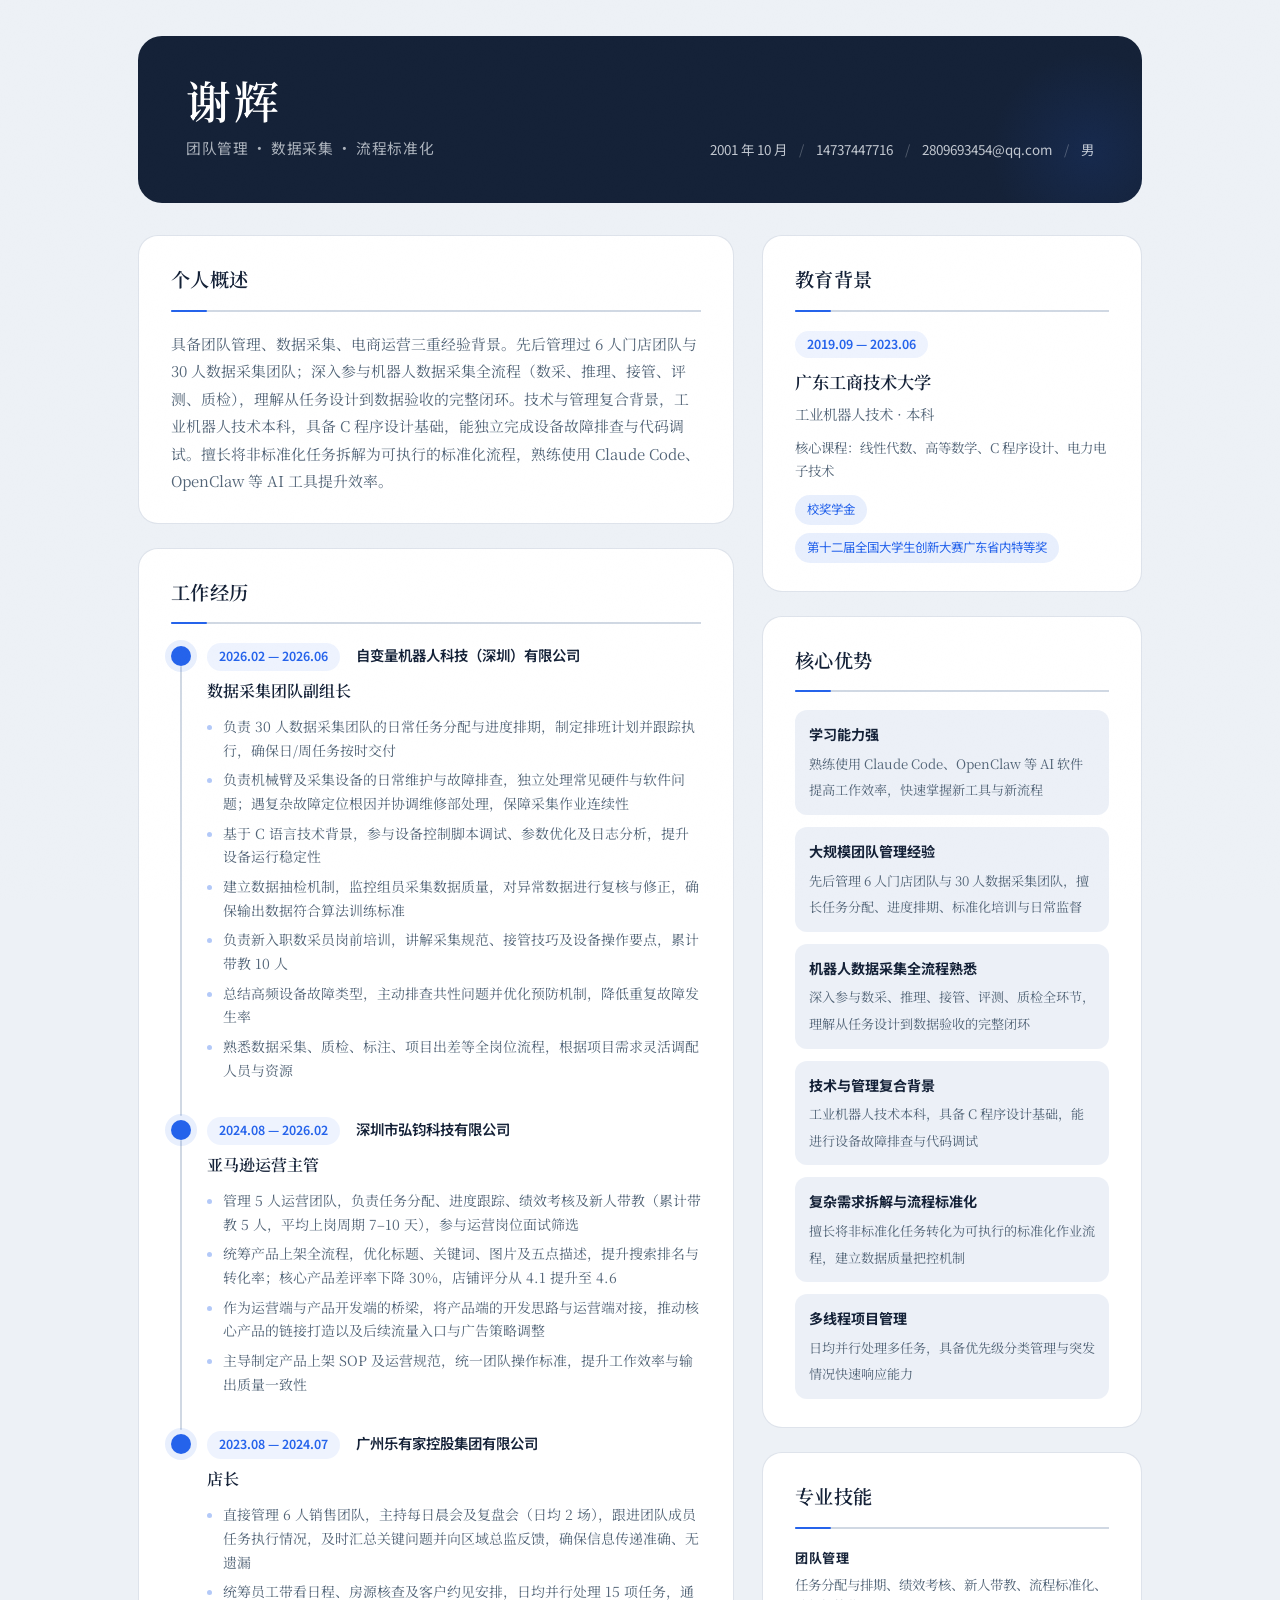
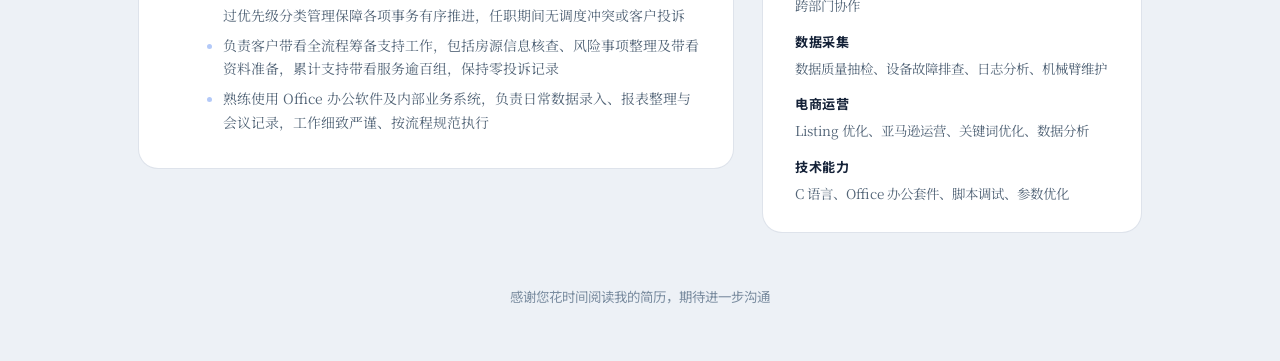
<file: resume-xiehui.html>
<!DOCTYPE html>
<html lang="zh-CN">
<head>
    <meta charset="UTF-8">
    <meta name="viewport" content="width=device-width, initial-scale=1.0">
    <title>谢辉 — 个人简历</title>
    <link rel="stylesheet" href="resume-xiehui-style.css">
    <link rel="preconnect" href="https://fonts.googleapis.com">
    <link rel="preconnect" href="https://fonts.gstatic.com" crossorigin>
    <link href="https://fonts.googleapis.com/css2?family=Fraunces:ital,opsz,wght@1,9..144,400;1,9..144,500;1,9..144,600;1,9..144,700&family=Noto+Serif+SC:wght@400;500;600;700&family=Noto+Sans+SC:wght@400;500;600&display=swap" rel="stylesheet">
</head>
<body>

    <!-- Grain texture overlay -->
    <svg class="grain-overlay" aria-hidden="true">
        <filter id="grain">
            <feTurbulence type="fractalNoise" baseFrequency="0.75" numOctaves="4" stitchTiles="stitch"/>
            <feColorMatrix type="saturate" values="0"/>
            <feComponentTransfer>
                <feFuncA type="linear" slope="0.015"/>
            </feComponentTransfer>
        </filter>
        <rect width="100%" height="100%" filter="url(#grain)"/>
    </svg>

    <div class="container">
        <!-- Masthead -->
        <header class="masthead">
            <div class="masthead-inner">
                <div class="masthead-text">
                    <h1 class="name">谢辉</h1>
                    <p class="role-line">团队管理 &middot; 数据采集 &middot; 流程标准化</p>
                </div>
                <address class="contact-strip">
                    <span>2001 年 10 月</span>
                    <span class="contact-sep">/</span>
                    <span>14737447716</span>
                    <span class="contact-sep">/</span>
                    <span>2809693454@qq.com</span>
                    <span class="contact-sep">/</span>
                    <span>男</span>
                </address>
            </div>
        </header>

        <!-- Two-column body -->
        <div class="layout">
            <!-- Left: main narrative -->
            <div class="primary">

                <!-- Summary -->
                <section class="card">
                    <h2 class="card-heading">个人概述</h2>
                    <p class="summary">具备团队管理、数据采集、电商运营三重经验背景。先后管理过 6 人门店团队与 30 人数据采集团队；深入参与机器人数据采集全流程（数采、推理、接管、评测、质检），理解从任务设计到数据验收的完整闭环。技术与管理复合背景，工业机器人技术本科，具备 C 程序设计基础，能独立完成设备故障排查与代码调试。擅长将非标准化任务拆解为可执行的标准化流程，熟练使用 Claude Code、OpenClaw 等 AI 工具提升效率。</p>
                </section>

                <!-- Experience -->
                <section class="card">
                    <h2 class="card-heading">工作经历</h2>

                    <div class="timeline">
                        <!-- Job 1 -->
                        <article class="exp-entry">
                            <div class="exp-marker" aria-hidden="true">
                                <span class="ring"></span>
                            </div>
                            <div class="exp-body">
                                <header class="exp-header">
                                    <span class="exp-period">2026.02 — 2026.06</span>
                                    <h3 class="exp-org">自变量机器人科技（深圳）有限公司</h3>
                                </header>
                                <p class="exp-role">数据采集团队副组长</p>
                                <ul class="exp-list">
                                    <li>负责 30 人数据采集团队的日常任务分配与进度排期，制定排班计划并跟踪执行，确保日/周任务按时交付</li>
                                    <li>负责机械臂及采集设备的日常维护与故障排查，独立处理常见硬件与软件问题；遇复杂故障定位根因并协调维修部处理，保障采集作业连续性</li>
                                    <li>基于 C 语言技术背景，参与设备控制脚本调试、参数优化及日志分析，提升设备运行稳定性</li>
                                    <li>建立数据抽检机制，监控组员采集数据质量，对异常数据进行复核与修正，确保输出数据符合算法训练标准</li>
                                    <li>负责新入职数采员岗前培训，讲解采集规范、接管技巧及设备操作要点，累计带教 10 人</li>
                                    <li>总结高频设备故障类型，主动排查共性问题并优化预防机制，降低重复故障发生率</li>
                                    <li>熟悉数据采集、质检、标注、项目出差等全岗位流程，根据项目需求灵活调配人员与资源</li>
                                </ul>
                            </div>
                        </article>

                        <!-- Job 2 -->
                        <article class="exp-entry">
                            <div class="exp-marker" aria-hidden="true">
                                <span class="ring"></span>
                            </div>
                            <div class="exp-body">
                                <header class="exp-header">
                                    <span class="exp-period">2024.08 — 2026.02</span>
                                    <h3 class="exp-org">深圳市弘钧科技有限公司</h3>
                                </header>
                                <p class="exp-role">亚马逊运营主管</p>
                                <ul class="exp-list">
                                    <li>管理 5 人运营团队，负责任务分配、进度跟踪、绩效考核及新人带教（累计带教 5 人，平均上岗周期 7–10 天），参与运营岗位面试筛选</li>
                                    <li>统筹产品上架全流程，优化标题、关键词、图片及五点描述，提升搜索排名与转化率；核心产品差评率下降 30%，店铺评分从 4.1 提升至 4.6</li>
                                    <li>作为运营端与产品开发端的桥梁，将产品端的开发思路与运营端对接，推动核心产品的链接打造以及后续流量入口与广告策略调整</li>
                                    <li>主导制定产品上架 SOP 及运营规范，统一团队操作标准，提升工作效率与输出质量一致性</li>
                                </ul>
                            </div>
                        </article>

                        <!-- Job 3 -->
                        <article class="exp-entry">
                            <div class="exp-marker" aria-hidden="true">
                                <span class="ring"></span>
                            </div>
                            <div class="exp-body">
                                <header class="exp-header">
                                    <span class="exp-period">2023.08 — 2024.07</span>
                                    <h3 class="exp-org">广州乐有家控股集团有限公司</h3>
                                </header>
                                <p class="exp-role">店长</p>
                                <ul class="exp-list">
                                    <li>直接管理 6 人销售团队，主持每日晨会及复盘会（日均 2 场），跟进团队成员任务执行情况，及时汇总关键问题并向区域总监反馈，确保信息传递准确、无遗漏</li>
                                    <li>统筹员工带看日程、房源核查及客户约见安排，日均并行处理 15 项任务，通过优先级分类管理保障各项事务有序推进，任职期间无调度冲突或客户投诉</li>
                                    <li>负责客户带看全流程筹备支持工作，包括房源信息核查、风险事项整理及带看资料准备，累计支持带看服务逾百组，保持零投诉记录</li>
                                    <li>熟练使用 Office 办公软件及内部业务系统，负责日常数据录入、报表整理与会议记录，工作细致严谨、按流程规范执行</li>
                                </ul>
                            </div>
                        </article>
                    </div>
                </section>
            </div>

            <!-- Right: sidebar -->
            <aside class="secondary">

                <!-- Education -->
                <section class="card">
                    <h2 class="card-heading">教育背景</h2>
                    <div class="edu-block">
                        <span class="edu-period-tag">2019.09 — 2023.06</span>
                        <p class="edu-school">广东工商技术大学</p>
                        <p class="edu-major">工业机器人技术 · 本科</p>
                        <ul class="edu-courses">
                            <li>核心课程：线性代数、高等数学、C 程序设计、电力电子技术</li>
                        </ul>
                        <div class="award-chips">
                            <span>校奖学金</span>
                            <span>第十二届全国大学生创新大赛广东省内特等奖</span>
                        </div>
                    </div>
                </section>

                <!-- Core Strengths -->
                <section class="card">
                    <h2 class="card-heading">核心优势</h2>
                    <ul class="strength-list">
                        <li>
                            <strong>学习能力强</strong>
                            <span>熟练使用 Claude Code、OpenClaw 等 AI 软件提高工作效率，快速掌握新工具与新流程</span>
                        </li>
                        <li>
                            <strong>大规模团队管理经验</strong>
                            <span>先后管理 6 人门店团队与 30 人数据采集团队，擅长任务分配、进度排期、标准化培训与日常监督</span>
                        </li>
                        <li>
                            <strong>机器人数据采集全流程熟悉</strong>
                            <span>深入参与数采、推理、接管、评测、质检全环节，理解从任务设计到数据验收的完整闭环</span>
                        </li>
                        <li>
                            <strong>技术与管理复合背景</strong>
                            <span>工业机器人技术本科，具备 C 程序设计基础，能进行设备故障排查与代码调试</span>
                        </li>
                        <li>
                            <strong>复杂需求拆解与流程标准化</strong>
                            <span>擅长将非标准化任务转化为可执行的标准化作业流程，建立数据质量把控机制</span>
                        </li>
                        <li>
                            <strong>多线程项目管理</strong>
                            <span>日均并行处理多任务，具备优先级分类管理与突发情况快速响应能力</span>
                        </li>
                    </ul>
                </section>

                <!-- Skills -->
                <section class="card">
                    <h2 class="card-heading">专业技能</h2>
                    <div class="skill-groups">
                        <div class="skill-group">
                            <h4>团队管理</h4>
                            <p>任务分配与排期、绩效考核、新人带教、流程标准化、跨部门协作</p>
                        </div>
                        <div class="skill-group">
                            <h4>数据采集</h4>
                            <p>数据质量抽检、设备故障排查、日志分析、机械臂维护</p>
                        </div>
                        <div class="skill-group">
                            <h4>电商运营</h4>
                            <p>Listing 优化、亚马逊运营、关键词优化、数据分析</p>
                        </div>
                        <div class="skill-group">
                            <h4>技术能力</h4>
                            <p>C 语言、Office 办公套件、脚本调试、参数优化</p>
                        </div>
                    </div>
                </section>
            </aside>
        </div>

        <!-- Footer -->
        <footer class="page-foot">
            <p>感谢您花时间阅读我的简历，期待进一步沟通</p>
        </footer>
    </div>

    <script src="resume-xiehui-script.js"></script>
</body>
</html>
</file>
<file: resume/style.css>
/* ============================================================
   谢辉 · 个人简历
   Blue-slate palette · Humanist serif · Grain · Rounded 20–24 px
   ============================================================ */

/* ----- Blue-slate tokens ----- */
:root {
    --page:    #EDF1F6;   /* page surface — cool ice gray */
    --divider: #D0D8E3;   /* dividers, subtle accents */
    --card:    #FFFFFF;   /* card surface — crisp white */
    --navy:    #152238;   /* primary text */
    --slate:   #526477;   /* secondary text */
    --cool:    #7B8DA0;   /* muted text */
    --accent:  #2563EB;   /* primary accent — strong blue */
    --accent-light: #3B82F6; /* hover / glow blue */

    --radius:  20px;
    --radius-sm: 12px;
    --radius-xs: 8px;
    --radius-pill: 999px;

    --ease: cubic-bezier(0.4, 0.0, 0.2, 1);
    --duration: 400ms;

    --font-display: 'Fraunces', 'Noto Serif SC', 'SimSun', 'STSong', serif;
    --font-body:    'Noto Serif SC', 'SimSun', 'STSong', serif;
    --font-ui:      'Noto Sans SC', system-ui, sans-serif;
}

/* ----- Reset ----- */
*, *::before, *::after { box-sizing: border-box; margin: 0; padding: 0; }

html { scroll-behavior: smooth; -webkit-font-smoothing: antialiased; -moz-osx-font-smoothing: grayscale; }

body {
    font-family: var(--font-body);
    font-size: 0.95rem;
    line-height: 1.75;
    color: var(--navy);
    background-color: var(--page);
}

/* ----- Grain overlay ----- */
.grain-overlay {
    position: fixed;
    inset: 0;
    width: 100%;
    height: 100%;
    pointer-events: none;
    z-index: 9999;
    opacity: 0.6;
}

/* ----- Container ----- */
.container {
    max-width: 1060px;
    margin: 0 auto;
    padding: 36px 28px 52px;
}

/* ============================================================
   Masthead
   ============================================================ */
.masthead {
    background: #152238;
    color: var(--page);
    border-radius: 24px;
    padding: 42px 48px;
    margin-bottom: 32px;
    position: relative;
    overflow: hidden;
}

.masthead::after {
    content: '';
    position: absolute;
    bottom: -48px;
    right: -48px;
    width: 200px;
    height: 200px;
    background: radial-gradient(circle, rgba(37,99,235,.12) 0%, transparent 70%);
    border-radius: 50%;
}

.masthead-inner {
    position: relative;
    z-index: 1;
    display: flex;
    justify-content: space-between;
    align-items: flex-end;
    flex-wrap: wrap;
    gap: 20px;
}

.name {
    font-family: var(--font-display);
    font-size: 2.8rem;
    font-weight: 600;
    letter-spacing: 0.06em;
    line-height: 1.1;
    color: #fff;
    margin-bottom: 8px;
}

.role-line {
    font-family: var(--font-ui);
    font-size: 0.92rem;
    font-weight: 400;
    opacity: 0.7;
    letter-spacing: 0.04em;
}

.contact-strip {
    font-style: normal;
    font-family: var(--font-ui);
    font-size: 0.84rem;
    display: flex;
    flex-wrap: wrap;
    gap: 4px 12px;
    opacity: 0.8;
}

.contact-sep { opacity: 0.35; }

/* ============================================================
   Layout
   ============================================================ */
.layout {
    display: grid;
    grid-template-columns: 1fr 380px;
    gap: 28px;
    align-items: start;
}

/* ============================================================
   Cards
   ============================================================ */
.card {
    background: var(--card);
    border-radius: var(--radius);
    padding: 28px 32px;
    margin-bottom: 24px;
    border: 1px solid rgba(190,200,215,.5);
    transition: box-shadow var(--duration) var(--ease);
}

.card:hover {
    box-shadow: 0 6px 24px rgba(20,40,70,.07);
}

.card-heading {
    font-family: var(--font-display);
    font-size: 1.2rem;
    font-weight: 600;
    color: var(--navy);
    margin-bottom: 18px;
    padding-bottom: 12px;
    border-bottom: 2px solid var(--divider);
    position: relative;
    letter-spacing: 0.02em;
}

.card-heading::after {
    content: '';
    position: absolute;
    bottom: -2px;
    left: 0;
    width: 36px;
    height: 2px;
    background: var(--accent);
    border-radius: 1px;
}

/* ============================================================
   Summary
   ============================================================ */
.summary {
    font-size: 0.93rem;
    color: var(--slate);
    line-height: 1.85;
}

/* ============================================================
   Timeline / Experience
   ============================================================ */
.timeline {
    position: relative;
}

.exp-entry {
    position: relative;
    padding-left: 36px;
    padding-bottom: 28px;
}

.exp-entry:last-child { padding-bottom: 0; }

/* Marker — the "tree ring" differentiator */
.exp-marker {
    position: absolute;
    left: 0;
    top: 4px;
    width: 20px;
    height: 20px;
    z-index: 1;
}

.exp-marker .ring {
    display: block;
    width: 20px;
    height: 20px;
    border-radius: 50%;
    background: var(--accent);
    box-shadow: 0 0 0 6px rgba(37,99,235,.1);
    transition: box-shadow var(--duration) var(--ease),
                transform var(--duration) var(--ease);
    animation: ring-breathe 3.2s ease-in-out infinite;
}

.exp-entry:hover .exp-marker .ring {
    box-shadow: 0 0 0 10px rgba(37,99,235,.16);
}

@keyframes ring-breathe {
    0%, 100% { box-shadow: 0 0 0 6px rgba(37,99,235,.1); }
    50%      { box-shadow: 0 0 0 9px rgba(37,99,235,.16); }
}

/* Vertical line */
.exp-entry:not(:last-child)::before {
    content: '';
    position: absolute;
    left: 9px;
    top: 24px;
    bottom: 0;
    width: 2px;
    background: var(--divider);
    border-radius: 1px;
}

.exp-body { flex: 1; }

.exp-header {
    display: flex;
    align-items: baseline;
    gap: 16px;
    flex-wrap: wrap;
    margin-bottom: 2px;
}

.exp-period {
    font-family: var(--font-ui);
    font-size: 0.78rem;
    font-weight: 600;
    color: var(--accent);
    background: rgba(37,99,235,.08);
    padding: 3px 12px;
    border-radius: var(--radius-pill);
    white-space: nowrap;
}

.exp-org {
    font-family: var(--font-ui);
    font-size: 0.9rem;
    font-weight: 600;
    color: var(--navy);
}

.exp-role {
    font-family: var(--font-display);
    font-size: 1rem;
    font-weight: 600;
    color: var(--navy);
    margin: 6px 0 10px;
}

.exp-list {
    list-style: none;
    padding: 0;
}

.exp-list li {
    position: relative;
    padding-left: 16px;
    font-size: 0.87rem;
    color: var(--slate);
    margin-bottom: 6px;
    line-height: 1.7;
}

.exp-list li::before {
    content: '';
    position: absolute;
    left: 0;
    top: 10px;
    width: 5px;
    height: 5px;
    border-radius: 50%;
    background: var(--accent);
    opacity: 0.35;
}

/* ============================================================
   Education
   ============================================================ */
.edu-block { padding: 0; }

.edu-period-tag {
    font-family: var(--font-ui);
    font-size: 0.78rem;
    font-weight: 600;
    color: var(--accent);
    background: rgba(37,99,235,.08);
    display: inline-block;
    padding: 3px 12px;
    border-radius: var(--radius-pill);
    margin-bottom: 10px;
}

.edu-school {
    font-family: var(--font-display);
    font-size: 1.08rem;
    font-weight: 600;
    color: var(--navy);
    margin-bottom: 2px;
}

.edu-major {
    font-size: 0.9rem;
    color: var(--slate);
    margin-bottom: 10px;
}

.edu-courses {
    list-style: none;
    padding: 0;
    font-size: 0.84rem;
    color: var(--slate);
    margin-bottom: 12px;
}

.award-chips {
    display: flex;
    flex-wrap: wrap;
    gap: 8px;
}

.award-chips span {
    font-family: var(--font-ui);
    font-size: 0.78rem;
    background: rgba(37,99,235,.1);
    color: var(--accent);
    padding: 4px 12px;
    border-radius: var(--radius-pill);
}

/* ============================================================
   Strengths
   ============================================================ */
.strength-list {
    list-style: none;
    padding: 0;
    display: flex;
    flex-direction: column;
    gap: 12px;
}

.strength-list li {
    padding: 12px 14px;
    border-radius: var(--radius-sm);
    background: rgba(220,228,240,.55);
    transition: background var(--duration) var(--ease);
}

.strength-list li:hover {
    background: rgba(37,99,235,.06);
}

.strength-list strong {
    display: block;
    font-family: var(--font-ui);
    font-size: 0.88rem;
    color: var(--navy);
    margin-bottom: 3px;
}

.strength-list span {
    font-size: 0.82rem;
    color: var(--slate);
    line-height: 1.55;
}

/* ============================================================
   Skills
   ============================================================ */
.skill-groups {
    display: flex;
    flex-direction: column;
    gap: 14px;
}

.skill-group h4 {
    font-family: var(--font-ui);
    font-size: 0.82rem;
    font-weight: 700;
    color: var(--navy);
    margin-bottom: 4px;
    letter-spacing: 0.04em;
}

.skill-group p {
    font-size: 0.84rem;
    color: var(--slate);
    line-height: 1.6;
}

/* ============================================================
   Footer
   ============================================================ */
.page-foot {
    text-align: center;
    padding: 28px 0 0;
    font-family: var(--font-ui);
    font-size: 0.84rem;
    color: var(--cool);
}

/* ============================================================
   Print
   ============================================================ */
@media print {
    body { background: #fff; font-size: 11px; line-height: 1.55; }
    .grain-overlay { display: none !important; }
    .container { max-width: 100%; padding: 0; }
    .masthead {
        border-radius: 0;
        -webkit-print-color-adjust: exact;
        print-color-adjust: exact;
    }
    .card {
        box-shadow: none;
        border: 1px solid #ccc;
        break-inside: avoid;
        page-break-inside: avoid;
    }
    .card:hover { box-shadow: none; }
    .layout { grid-template-columns: 1fr 340px; gap: 16px; }
    .exp-marker .ring { animation: none; }
}

/* ============================================================
   Responsive
   ============================================================ */
@media (max-width: 880px) {
    .layout {
        grid-template-columns: 1fr;
    }

    .masthead {
        padding: 32px 28px;
        border-radius: var(--radius);
    }

    .masthead-inner { flex-direction: column; align-items: flex-start; }

    .name { font-size: 2.2rem; }

    .card { padding: 22px 20px; }
}

@media (max-width: 540px) {
    .container { padding: 16px 10px 28px; }

    .masthead {
        padding: 24px 20px;
        border-radius: 16px;
    }

    .name { font-size: 1.8rem; }

    .contact-strip { font-size: 0.78rem; gap: 2px 8px; }

    .card { padding: 18px 16px; margin-bottom: 16px; border-radius: var(--radius-sm); }

    .exp-entry { padding-left: 28px; }

    .exp-header { flex-direction: column; gap: 4px; }

    .exp-marker { width: 16px; height: 16px; }
    .exp-marker .ring { width: 16px; height: 16px; }

    .exp-entry:not(:last-child)::before { left: 7px; }

    .layout { gap: 16px; }
}
</file>
<file: resume-xiehui-style.css>
/* ============================================================
   谢辉 · 个人简历
   Blue-slate palette · Humanist serif · Grain · Rounded 20–24 px
   ============================================================ */

/* ----- Blue-slate tokens ----- */
:root {
    --page:    #EDF1F6;   /* page surface — cool ice gray */
    --divider: #D0D8E3;   /* dividers, subtle accents */
    --card:    #FFFFFF;   /* card surface — crisp white */
    --navy:    #152238;   /* primary text */
    --slate:   #526477;   /* secondary text */
    --cool:    #7B8DA0;   /* muted text */
    --accent:  #2563EB;   /* primary accent — strong blue */
    --accent-light: #3B82F6; /* hover / glow blue */

    --radius:  20px;
    --radius-sm: 12px;
    --radius-xs: 8px;
    --radius-pill: 999px;

    --ease: cubic-bezier(0.4, 0.0, 0.2, 1);
    --duration: 400ms;

    --font-display: 'Fraunces', 'Noto Serif SC', 'SimSun', 'STSong', serif;
    --font-body:    'Noto Serif SC', 'SimSun', 'STSong', serif;
    --font-ui:      'Noto Sans SC', system-ui, sans-serif;
}

/* ----- Reset ----- */
*, *::before, *::after { box-sizing: border-box; margin: 0; padding: 0; }

html { scroll-behavior: smooth; -webkit-font-smoothing: antialiased; -moz-osx-font-smoothing: grayscale; }

body {
    font-family: var(--font-body);
    font-size: 0.95rem;
    line-height: 1.75;
    color: var(--navy);
    background-color: var(--page);
}

/* ----- Grain overlay ----- */
.grain-overlay {
    position: fixed;
    inset: 0;
    width: 100%;
    height: 100%;
    pointer-events: none;
    z-index: 9999;
    opacity: 0.6;
}

/* ----- Container ----- */
.container {
    max-width: 1060px;
    margin: 0 auto;
    padding: 36px 28px 52px;
}

/* ============================================================
   Masthead
   ============================================================ */
.masthead {
    background: #152238;
    color: var(--page);
    border-radius: 24px;
    padding: 42px 48px;
    margin-bottom: 32px;
    position: relative;
    overflow: hidden;
}

.masthead::after {
    content: '';
    position: absolute;
    bottom: -48px;
    right: -48px;
    width: 200px;
    height: 200px;
    background: radial-gradient(circle, rgba(37,99,235,.12) 0%, transparent 70%);
    border-radius: 50%;
}

.masthead-inner {
    position: relative;
    z-index: 1;
    display: flex;
    justify-content: space-between;
    align-items: flex-end;
    flex-wrap: wrap;
    gap: 20px;
}

.name {
    font-family: var(--font-display);
    font-size: 2.8rem;
    font-weight: 600;
    letter-spacing: 0.06em;
    line-height: 1.1;
    color: #fff;
    margin-bottom: 8px;
}

.role-line {
    font-family: var(--font-ui);
    font-size: 0.92rem;
    font-weight: 400;
    opacity: 0.7;
    letter-spacing: 0.04em;
}

.contact-strip {
    font-style: normal;
    font-family: var(--font-ui);
    font-size: 0.84rem;
    display: flex;
    flex-wrap: wrap;
    gap: 4px 12px;
    opacity: 0.8;
}

.contact-sep { opacity: 0.35; }

/* ============================================================
   Layout
   ============================================================ */
.layout {
    display: grid;
    grid-template-columns: 1fr 380px;
    gap: 28px;
    align-items: start;
}

/* ============================================================
   Cards
   ============================================================ */
.card {
    background: var(--card);
    border-radius: var(--radius);
    padding: 28px 32px;
    margin-bottom: 24px;
    border: 1px solid rgba(190,200,215,.5);
    transition: box-shadow var(--duration) var(--ease);
}

.card:hover {
    box-shadow: 0 6px 24px rgba(20,40,70,.07);
}

.card-heading {
    font-family: var(--font-display);
    font-size: 1.2rem;
    font-weight: 600;
    color: var(--navy);
    margin-bottom: 18px;
    padding-bottom: 12px;
    border-bottom: 2px solid var(--divider);
    position: relative;
    letter-spacing: 0.02em;
}

.card-heading::after {
    content: '';
    position: absolute;
    bottom: -2px;
    left: 0;
    width: 36px;
    height: 2px;
    background: var(--accent);
    border-radius: 1px;
}

/* ============================================================
   Summary
   ============================================================ */
.summary {
    font-size: 0.93rem;
    color: var(--slate);
    line-height: 1.85;
}

/* ============================================================
   Timeline / Experience
   ============================================================ */
.timeline {
    position: relative;
}

.exp-entry {
    position: relative;
    padding-left: 36px;
    padding-bottom: 28px;
}

.exp-entry:last-child { padding-bottom: 0; }

/* Marker — the "tree ring" differentiator */
.exp-marker {
    position: absolute;
    left: 0;
    top: 4px;
    width: 20px;
    height: 20px;
    z-index: 1;
}

.exp-marker .ring {
    display: block;
    width: 20px;
    height: 20px;
    border-radius: 50%;
    background: var(--accent);
    box-shadow: 0 0 0 6px rgba(37,99,235,.1);
    transition: box-shadow var(--duration) var(--ease),
                transform var(--duration) var(--ease);
    animation: ring-breathe 3.2s ease-in-out infinite;
}

.exp-entry:hover .exp-marker .ring {
    box-shadow: 0 0 0 10px rgba(37,99,235,.16);
}

@keyframes ring-breathe {
    0%, 100% { box-shadow: 0 0 0 6px rgba(37,99,235,.1); }
    50%      { box-shadow: 0 0 0 9px rgba(37,99,235,.16); }
}

/* Vertical line */
.exp-entry:not(:last-child)::before {
    content: '';
    position: absolute;
    left: 9px;
    top: 24px;
    bottom: 0;
    width: 2px;
    background: var(--divider);
    border-radius: 1px;
}

.exp-body { flex: 1; }

.exp-header {
    display: flex;
    align-items: baseline;
    gap: 16px;
    flex-wrap: wrap;
    margin-bottom: 2px;
}

.exp-period {
    font-family: var(--font-ui);
    font-size: 0.78rem;
    font-weight: 600;
    color: var(--accent);
    background: rgba(37,99,235,.08);
    padding: 3px 12px;
    border-radius: var(--radius-pill);
    white-space: nowrap;
}

.exp-org {
    font-family: var(--font-ui);
    font-size: 0.9rem;
    font-weight: 600;
    color: var(--navy);
}

.exp-role {
    font-family: var(--font-display);
    font-size: 1rem;
    font-weight: 600;
    color: var(--navy);
    margin: 6px 0 10px;
}

.exp-list {
    list-style: none;
    padding: 0;
}

.exp-list li {
    position: relative;
    padding-left: 16px;
    font-size: 0.87rem;
    color: var(--slate);
    margin-bottom: 6px;
    line-height: 1.7;
}

.exp-list li::before {
    content: '';
    position: absolute;
    left: 0;
    top: 10px;
    width: 5px;
    height: 5px;
    border-radius: 50%;
    background: var(--accent);
    opacity: 0.35;
}

/* ============================================================
   Education
   ============================================================ */
.edu-block { padding: 0; }

.edu-period-tag {
    font-family: var(--font-ui);
    font-size: 0.78rem;
    font-weight: 600;
    color: var(--accent);
    background: rgba(37,99,235,.08);
    display: inline-block;
    padding: 3px 12px;
    border-radius: var(--radius-pill);
    margin-bottom: 10px;
}

.edu-school {
    font-family: var(--font-display);
    font-size: 1.08rem;
    font-weight: 600;
    color: var(--navy);
    margin-bottom: 2px;
}

.edu-major {
    font-size: 0.9rem;
    color: var(--slate);
    margin-bottom: 10px;
}

.edu-courses {
    list-style: none;
    padding: 0;
    font-size: 0.84rem;
    color: var(--slate);
    margin-bottom: 12px;
}

.award-chips {
    display: flex;
    flex-wrap: wrap;
    gap: 8px;
}

.award-chips span {
    font-family: var(--font-ui);
    font-size: 0.78rem;
    background: rgba(37,99,235,.1);
    color: var(--accent);
    padding: 4px 12px;
    border-radius: var(--radius-pill);
}

/* ============================================================
   Strengths
   ============================================================ */
.strength-list {
    list-style: none;
    padding: 0;
    display: flex;
    flex-direction: column;
    gap: 12px;
}

.strength-list li {
    padding: 12px 14px;
    border-radius: var(--radius-sm);
    background: rgba(220,228,240,.55);
    transition: background var(--duration) var(--ease);
}

.strength-list li:hover {
    background: rgba(37,99,235,.06);
}

.strength-list strong {
    display: block;
    font-family: var(--font-ui);
    font-size: 0.88rem;
    color: var(--navy);
    margin-bottom: 3px;
}

.strength-list span {
    font-size: 0.82rem;
    color: var(--slate);
    line-height: 1.55;
}

/* ============================================================
   Skills
   ============================================================ */
.skill-groups {
    display: flex;
    flex-direction: column;
    gap: 14px;
}

.skill-group h4 {
    font-family: var(--font-ui);
    font-size: 0.82rem;
    font-weight: 700;
    color: var(--navy);
    margin-bottom: 4px;
    letter-spacing: 0.04em;
}

.skill-group p {
    font-size: 0.84rem;
    color: var(--slate);
    line-height: 1.6;
}

/* ============================================================
   Footer
   ============================================================ */
.page-foot {
    text-align: center;
    padding: 28px 0 0;
    font-family: var(--font-ui);
    font-size: 0.84rem;
    color: var(--cool);
}

/* ============================================================
   Print
   ============================================================ */
@media print {
    body { background: #fff; font-size: 11px; line-height: 1.55; }
    .grain-overlay { display: none !important; }
    .container { max-width: 100%; padding: 0; }
    .masthead {
        border-radius: 0;
        -webkit-print-color-adjust: exact;
        print-color-adjust: exact;
    }
    .card {
        box-shadow: none;
        border: 1px solid #ccc;
        break-inside: avoid;
        page-break-inside: avoid;
    }
    .card:hover { box-shadow: none; }
    .layout { grid-template-columns: 1fr 340px; gap: 16px; }
    .exp-marker .ring { animation: none; }
}

/* ============================================================
   Responsive
   ============================================================ */
@media (max-width: 880px) {
    .layout {
        grid-template-columns: 1fr;
    }

    .masthead {
        padding: 32px 28px;
        border-radius: var(--radius);
    }

    .masthead-inner { flex-direction: column; align-items: flex-start; }

    .name { font-size: 2.2rem; }

    .card { padding: 22px 20px; }
}

@media (max-width: 540px) {
    .container { padding: 16px 10px 28px; }

    .masthead {
        padding: 24px 20px;
        border-radius: 16px;
    }

    .name { font-size: 1.8rem; }

    .contact-strip { font-size: 0.78rem; gap: 2px 8px; }

    .card { padding: 18px 16px; margin-bottom: 16px; border-radius: var(--radius-sm); }

    .exp-entry { padding-left: 28px; }

    .exp-header { flex-direction: column; gap: 4px; }

    .exp-marker { width: 16px; height: 16px; }
    .exp-marker .ring { width: 16px; height: 16px; }

    .exp-entry:not(:last-child)::before { left: 7px; }

    .layout { gap: 16px; }
}
</file>
